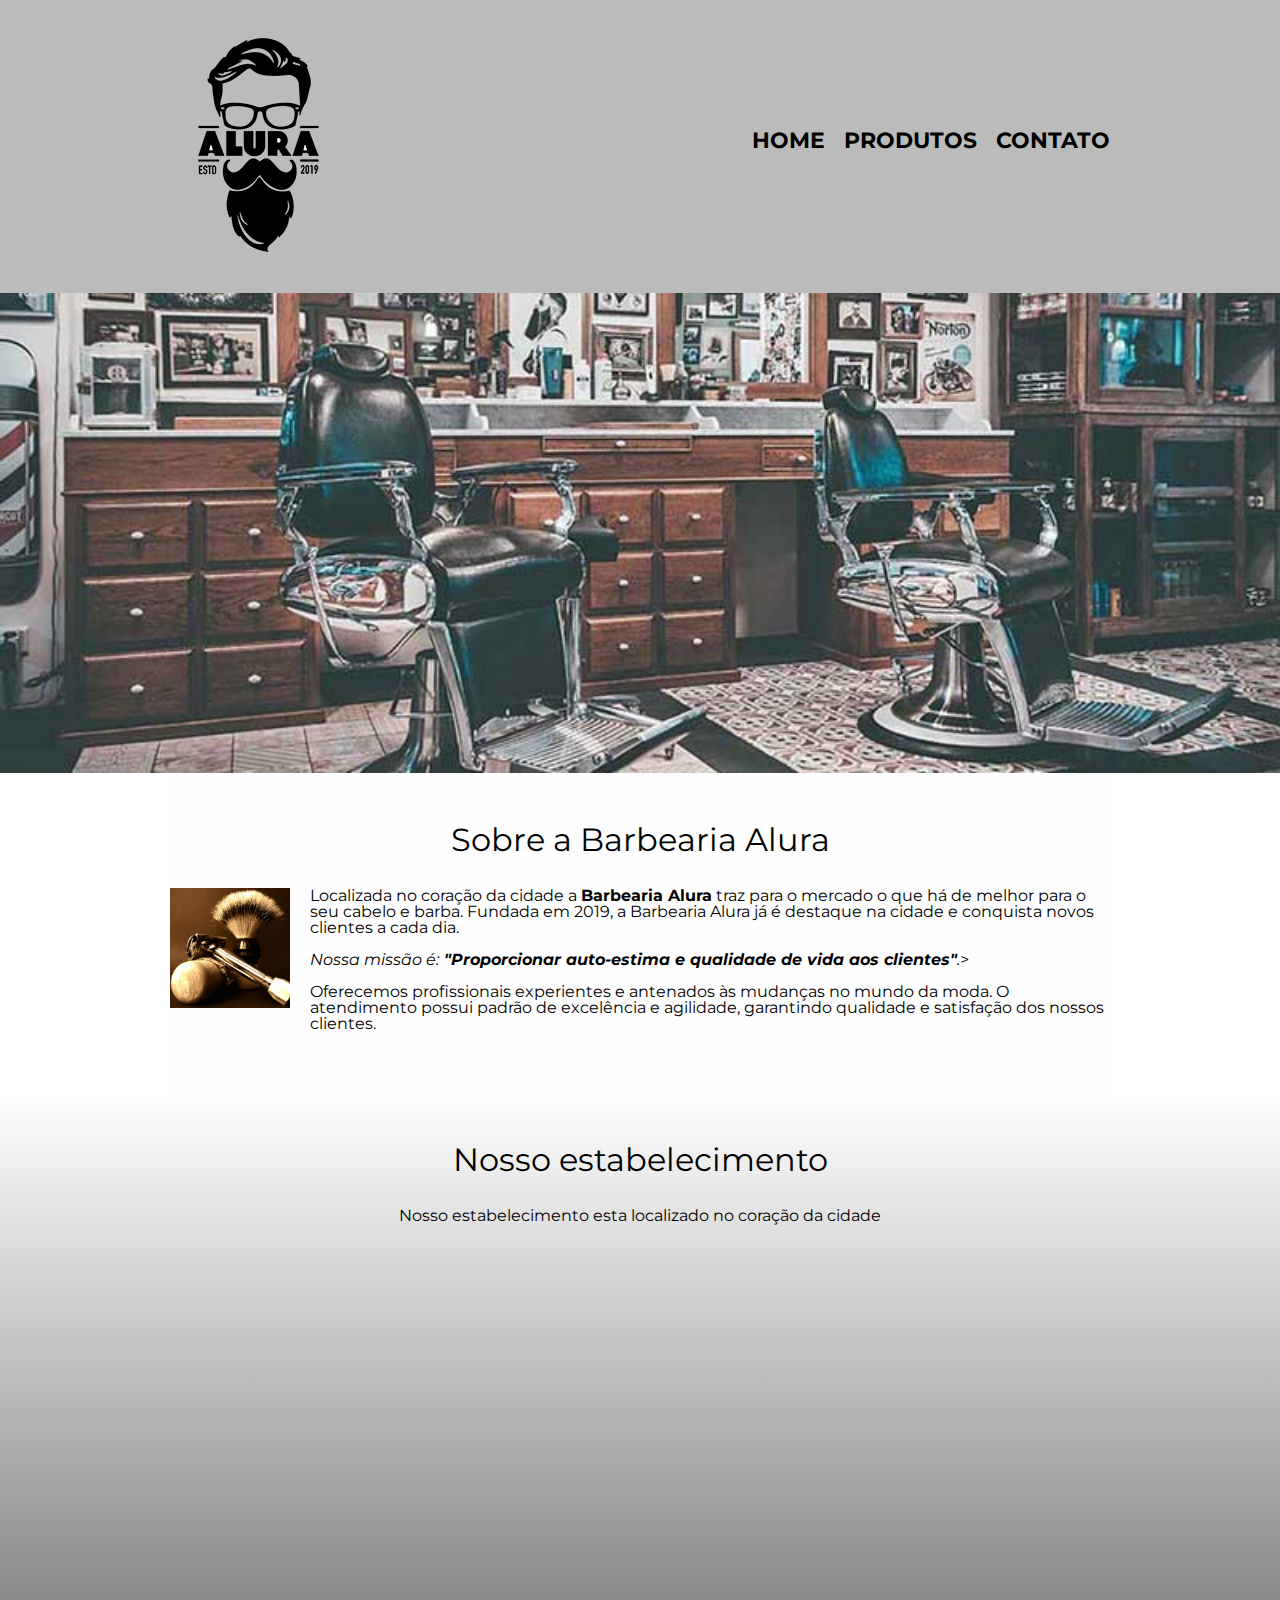
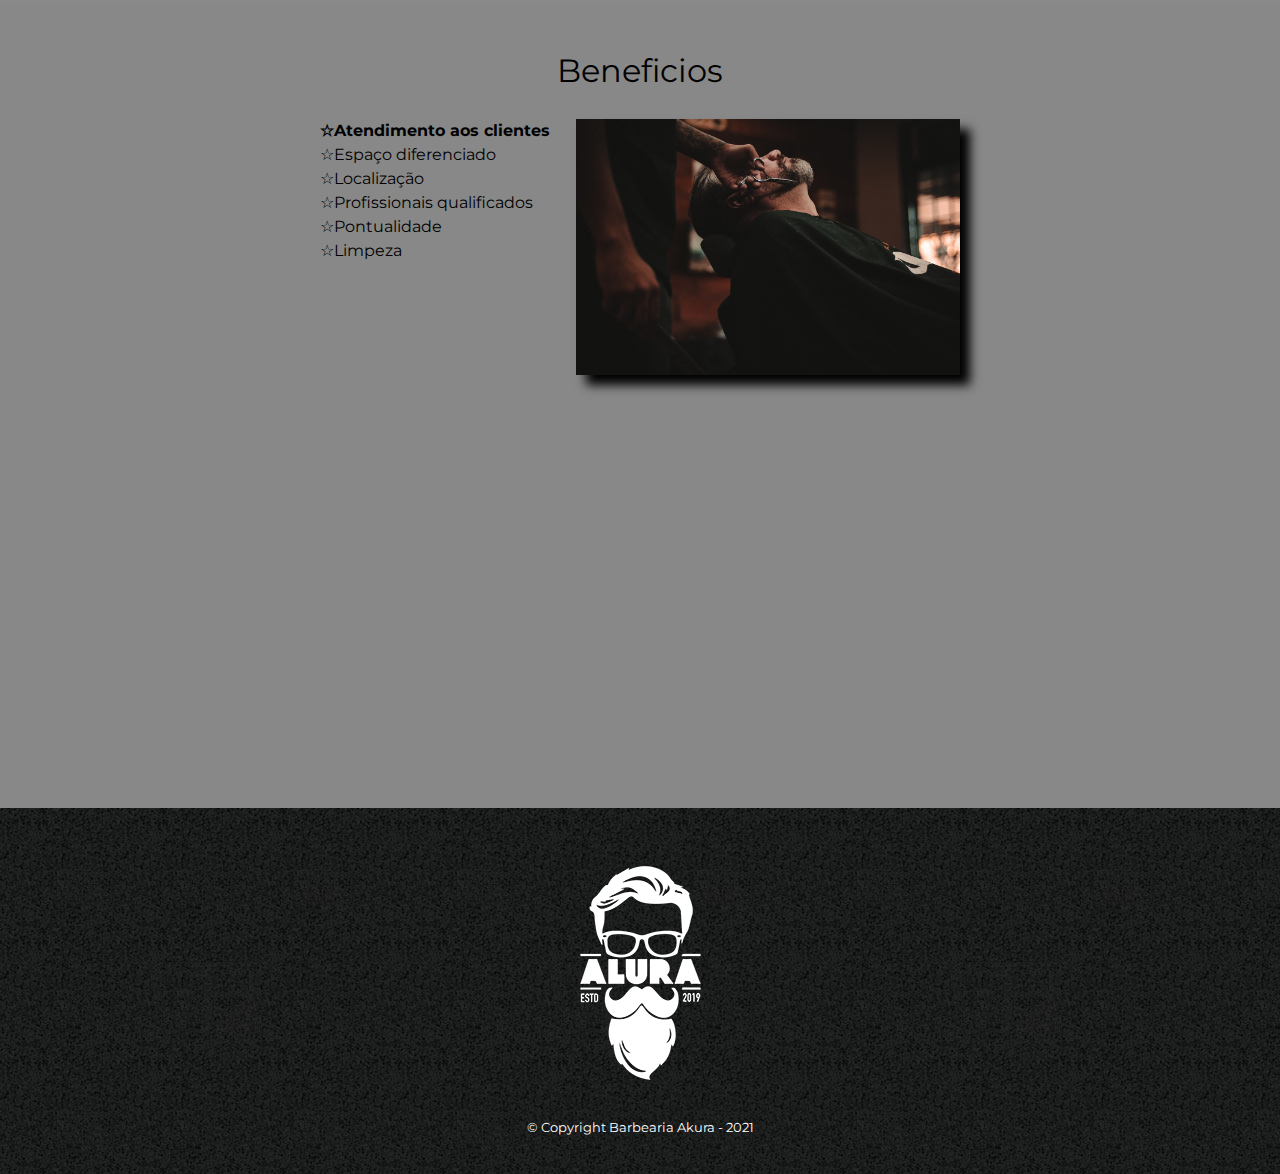
<file: Curso HTML - 1/index.html>
<!DOCTYPE html>

<html lang="pt-br">
    <head>
        <meta charset="UTF-8">
        <meta name="viewport" content="width=device-width">
        <title>Barbearia Alura</title>
        <link rel="stylesheet" href="reset.css">
        <link rel="stylesheet" href="style.css">
        <link href="https://fonts.googleapis.com/css2?family=Montserrat&display=swap" rel="stylesheet">



    </head>
    

    <body>
        <header> 
            <div class="caixa">
                <h1><img src="logo.png"></h1>
                <nav> 
                    <ul>
                        <li><a href="index.html">Home</a></li>
                        <li><a href="produtos.html">Produtos</a></li>
                        <li><a href="contato.html">Contato</a></li>
                    </ul>
                </nav>
            </div>        
        </header>
        
        
        
        <img class="banner" src="banner.jpg">



        <main>

            <section class="principal">
                <h2 class='titulo-principal'>Sobre a Barbearia Alura</h2>

                <img class="utensilios" src="utensilios.jpg" alt="Utensilios de um barbeiro.">
    
                <p>Localizada no coração da cidade a <strong>Barbearia Alura</strong> traz para o mercado o que há de melhor para o seu cabelo e barba.
                Fundada em 2019, a Barbearia Alura já é destaque na cidade e conquista novos clientes a cada dia.</p>
    
                <p id ="missao"><em>Nossa missão é:<strong> "Proporcionar auto-estima e qualidade de vida aos clientes"</strong>.</em>></p>
    
                <p>Oferecemos profissionais experientes e antenados às mudanças no mundo da moda. O atendimento possui padrão de
                excelência e agilidade, garantindo qualidade e satisfação dos
                nossos clientes.</p>
            </section>


            <section class="mapa">
                <h3 class="titulo-principal">Nosso estabelecimento</h3>
                <p>Nosso estabelecimento esta localizado no coração da cidade</p>

                <div class="mapa-conteudo"><iframe src="https://www.google.com/maps/embed?pb=!1m18!1m12!1m3!1d117094.25794407884!2d-46.664460226251066!3d-23.489464610592425!2m3!1f0!2f0!3f0!3m2!1i1024!2i768!4f13.1!3m3!1m2!1s0x94ce59541c6c79c3%3A0x36b90a85f0f8cb33!2sGrupo%20Alura!5e0!3m2!1sen!2sbr!4v1626380623552!5m2!1sen!2sbr" width="100%" height="300" style="border:0;" allowfullscreen="" loading="lazy"></iframe></div>
            </section>




    
            <section class="beneficios">
                <h3 class='titulo-principal'>Beneficios</h3>
                
                <div class="conteudo-beneficios">
                    <ul class="lista-beneficios">
                        <li class= 'itens'>Atendimento aos clientes</li>
                        <li class= 'itens'>Espaço diferenciado</li>
                        <li class= 'itens'>Localização</li>
                        <li class= 'itens'>Profissionais qualificados</li>
                        <li class= 'itens'>Pontualidade</li>
                        <li class= 'itens'>Limpeza</li>
                    </ul><img src="beneficios.jpg" class="imagem-beneficios">
                    </div>



                    <div class="video">
                        <iframe width="100%" height="315" src="https://www.youtube.com/embed/wcVVXUV0YUY" title="YouTube video player" frameborder="0" allow="accelerometer; autoplay; clipboard-write; encrypted-media; gyroscope; picture-in-picture" allowfullscreen></iframe>

                    </div>
            </section>


        </main>
        

        <footer>
            <img src="logo-branco.png">
            <p class="copyright">&copy; Copyright Barbearia Akura  -  2021 </p>
            
        </footer>
    </body>
    
</html>
</file>
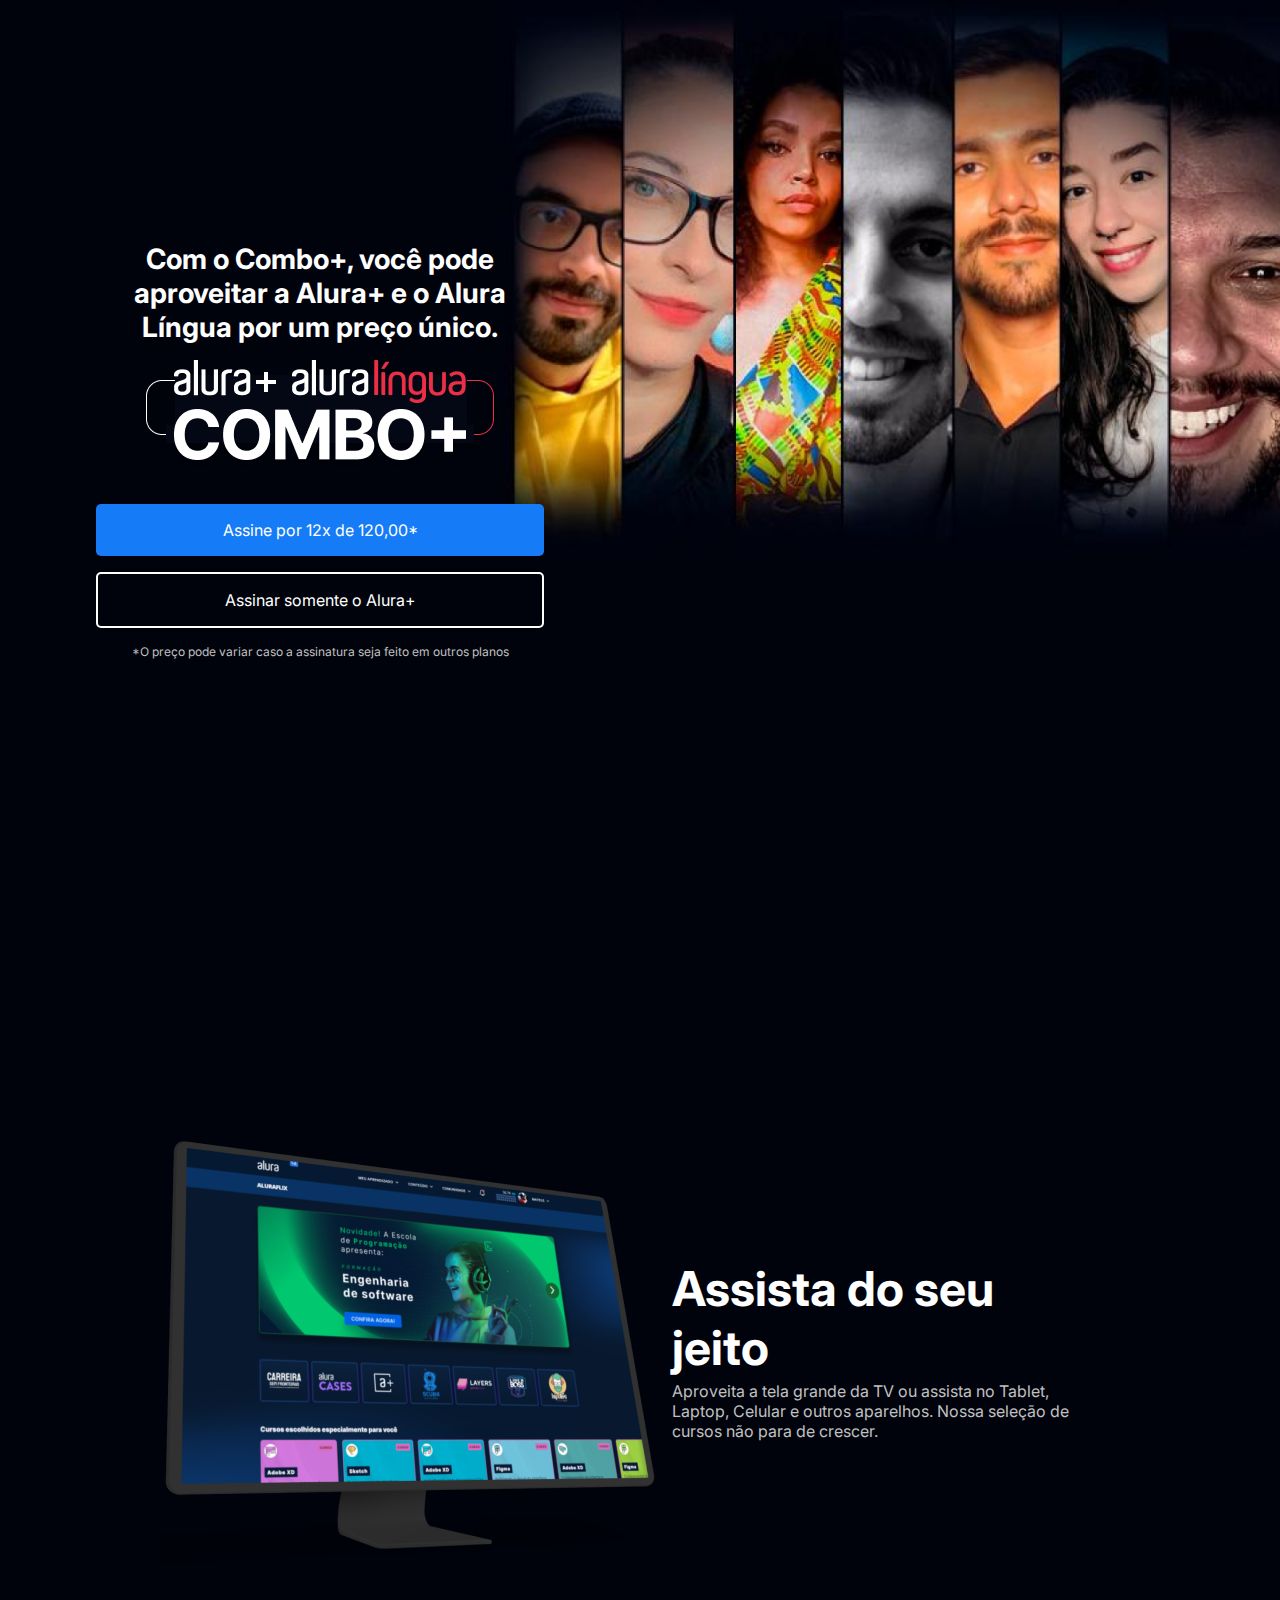
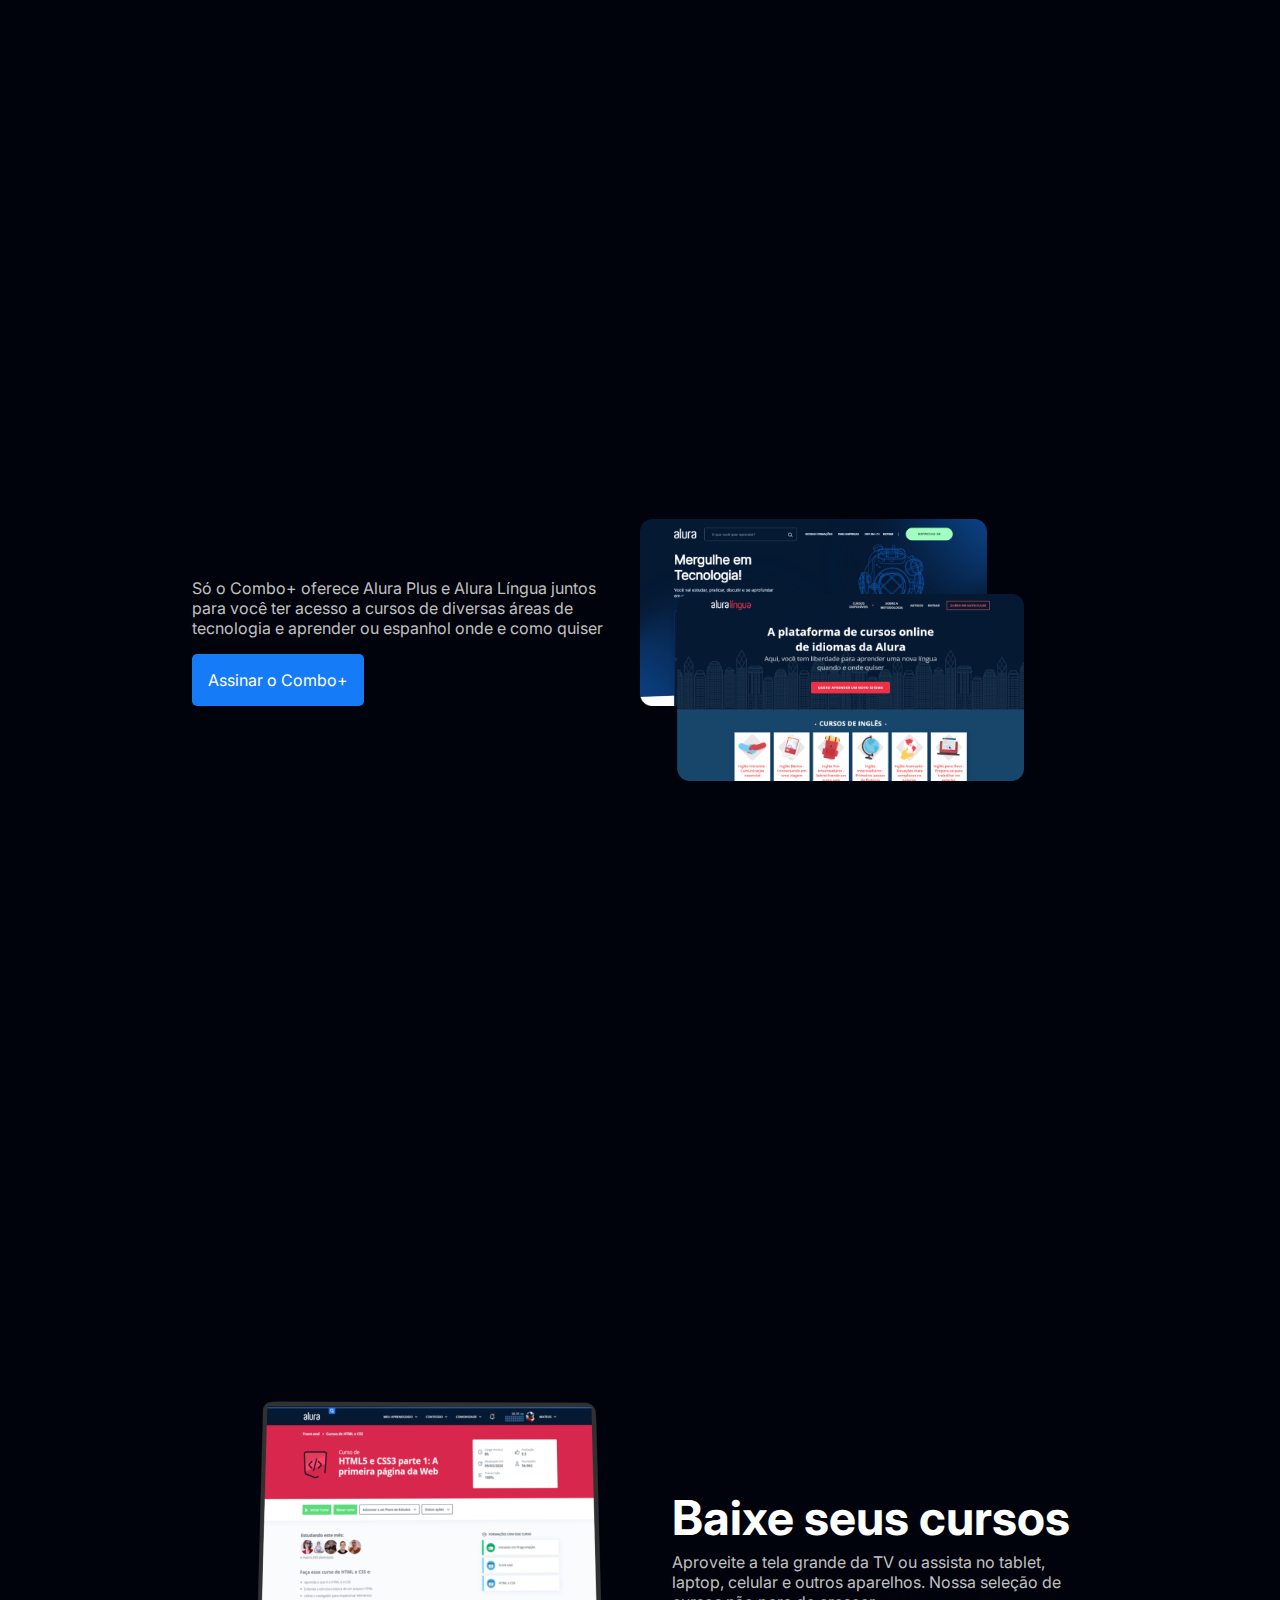
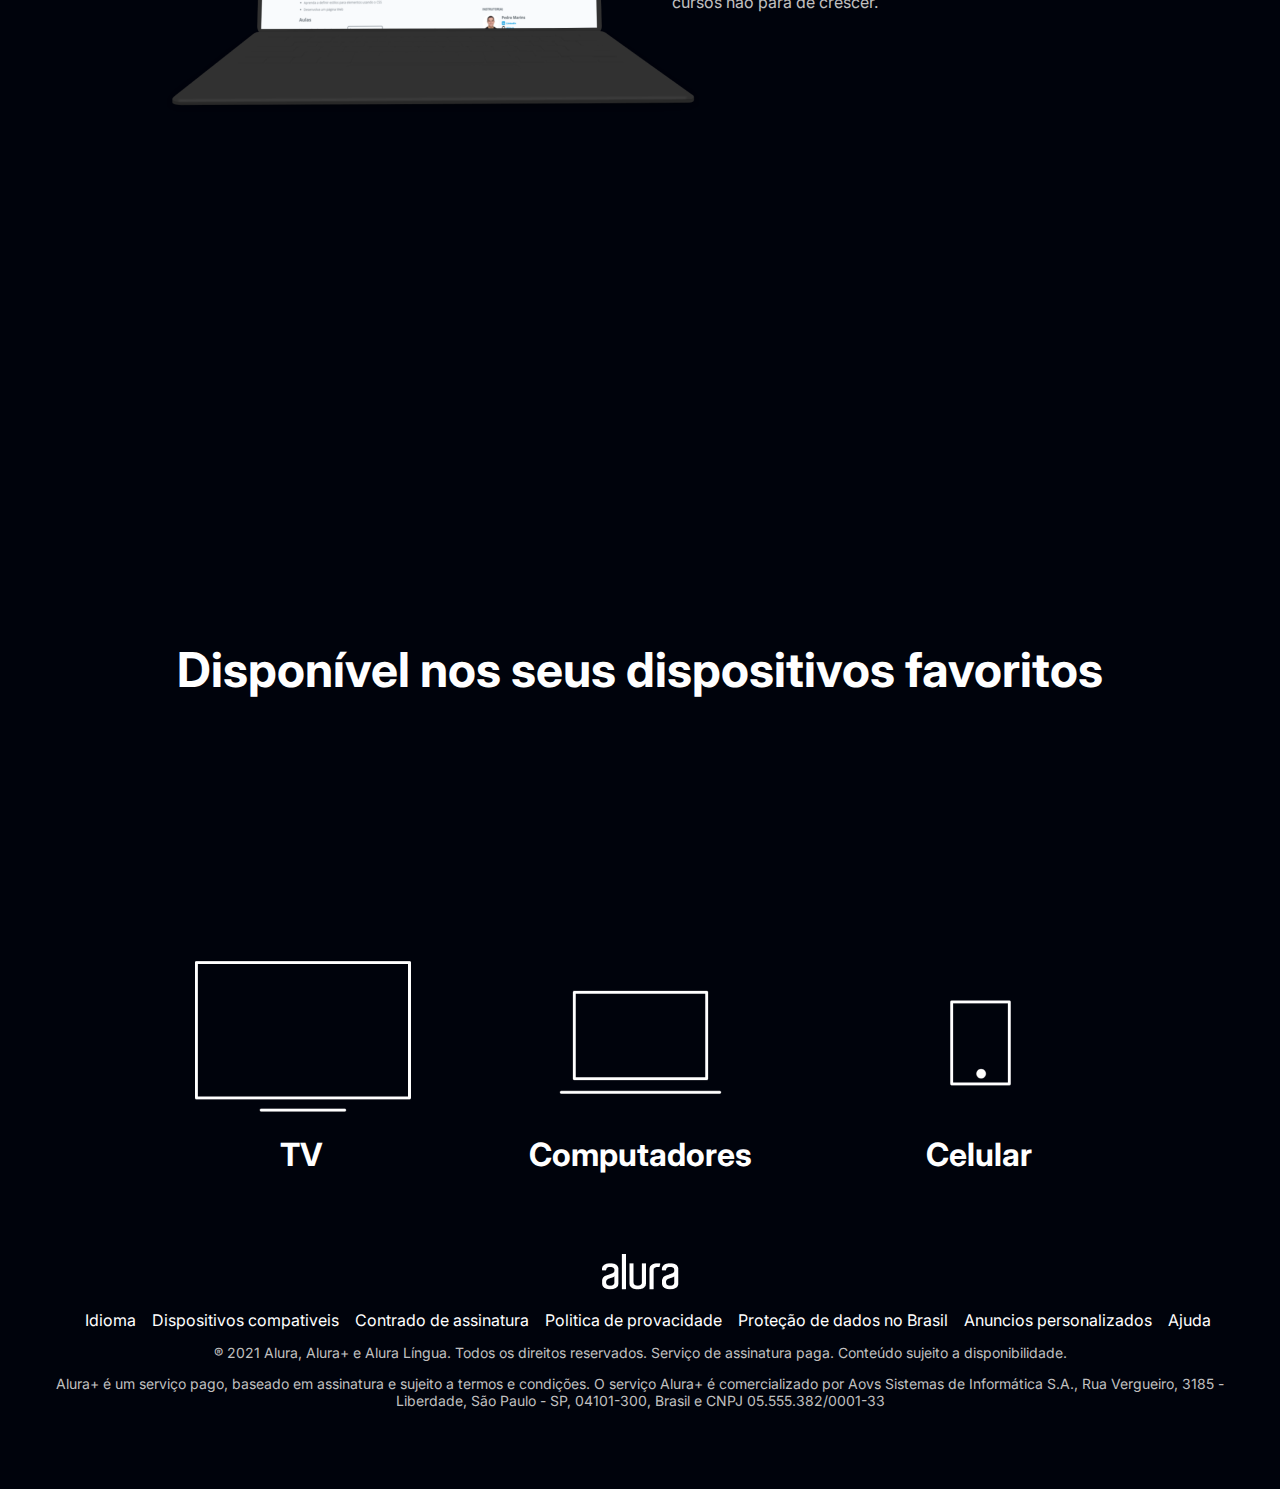
<file: Curso HTML - 4/index.html>
<!DOCTYPE html>

<html>
<head>
    <title>Alura Plus</title>
    <meta charset="UTF-8">
    <meta name="viewport" content="width-device-width, initial-scale=1">
    <link rel="stylesheet" href="style.css">
    <link rel="preconnect" href="https://fonts.googleapis.com">
    <link rel="preconnect" href="https://fonts.gstatic.com" crossorigin>
    <link href="https://fonts.googleapis.com/css2?family=Inter:wght@400;700&display=swap" rel="stylesheet">

</head>
<body>
    <section class="container principal">
        <div class="container__caixa">   
            <h1 class="container__titulo">Com o Combo+, você pode aproveitar a Alura+ e o Alura Língua por um preço único.</h1>
            <img src="img/Combo.png" alt="O combo +" class="container__imagem">
            <a href="www.alura.com.br" class="container__botao">Assine por 12x de 120,00*</a>
            <a href="www.alura.com.br" class="container__botao botao_secundario">Assinar somente o Alura+</a>
            <p class="container__aviso">*O preço pode variar caso a assinatura seja feito em outros planos</p>
        </div>
    </section>

    <section class="container secundario">
        <img src="img/Tela.png" alt="Monitor.">
        <div class="container__descricao">
            <h2 class="descricao__titulo">Assista do seu jeito</h2>
            
            <p class="descricao__texto">Aproveita a tela grande da TV ou assista no Tablet, Laptop, Celular e outros aparelhos. Nossa seleção de cursos não para de crescer.</p>
        </div>
        
    </section>

    <section class="container secundario">
        <div class="container__descricao">
            <p class="descricao__texto">Só o Combo+ oferece Alura Plus e Alura Língua juntos para você ter acesso a cursos de diversas áreas de tecnologia e aprender ou espanhol onde e como quiser</p>
            <a href="www.alura.com.br" class="container__botao secundario__botao">Assinar o Combo+ </a>

        </div>
        <img src="img/Telas.png" alt="Tela da Alura Plus e do Alura Língua" class="secundario__imagem">
    </section>

    <section class="container secundario">
        <img src="img/Notebook.png" alt="Not">

        <div class="container__descricao">
            <h3 class="descricao__titulo">Baixe seus cursos</h3>
            <p class="descricao__texto">Aproveite a tela grande da TV ou assista no tablet, laptop, celular e outros aparelhos. Nossa seleção de cursos não para de crescer.</p>

        </div>
    </section>

    <section class="dispositivos">
        <h2 class="dispositivos__titulo">Disponível nos seus dispositivos favoritos</h2>
        <ul class="dispositivos__lista">
            <li>
                <img src="img/tv.png" alt="ícone televisão">
                <h3 class="lista__item">TV</h3>
            </li>
            <li>
                <img src="img/computador.png" alt="icone de computador">
                <h3 class="lista__item">Computadores</h3>    
            </li>
            <li>
                <img src="img/celular.png" alt="iocone de celular">
                <h3 class="lista__item">Celular</h3>
            </li>
        </ul>
    </section>



    <footer class="rodape">
        <img src="img/Logo.png" alt="Alura+" class="rodape_logo">
        <ul class="rodape__lista">
            <li class="lista__link">
                <a href="#">Idioma</a>
            </li>
            <li class="lista__link">
                <a href="#">Dispositivos compativeis</a>
            </li>
            <li class="lista__link">
                <a href="#">Contrado de assinatura</a>
            </li>
            <li class="lista__link">
                <a href="#">Politica de provacidade</a>
            </li>

            <li class="lista__link">
                <a href="#">Proteção de dados no Brasil</a>
            </li>
            <li class="lista__link">
                <a href="#">Anuncios personalizados</a>

            </li>
            <li class="lista__link">
                <a href="#">Ajuda</a>
            </li>
        </ul>
        
        <p class="rodape__texto">® 2021 Alura, Alura+ e Alura Língua. Todos os direitos reservados. Serviço de assinatura paga. Conteúdo sujeito a disponibilidade.</p>
        <p class="rodape__texto"> Alura+ é um serviço pago, baseado em assinatura e sujeito a termos e condições. O serviço Alura+ é comercializado por Aovs Sistemas de Informática S.A., Rua Vergueiro, 3185 - Liberdade, São Paulo - SP, 04101-300, Brasil e CNPJ 05.555.382/0001-33</class>
    </footer>



</body>
</html>
</file>
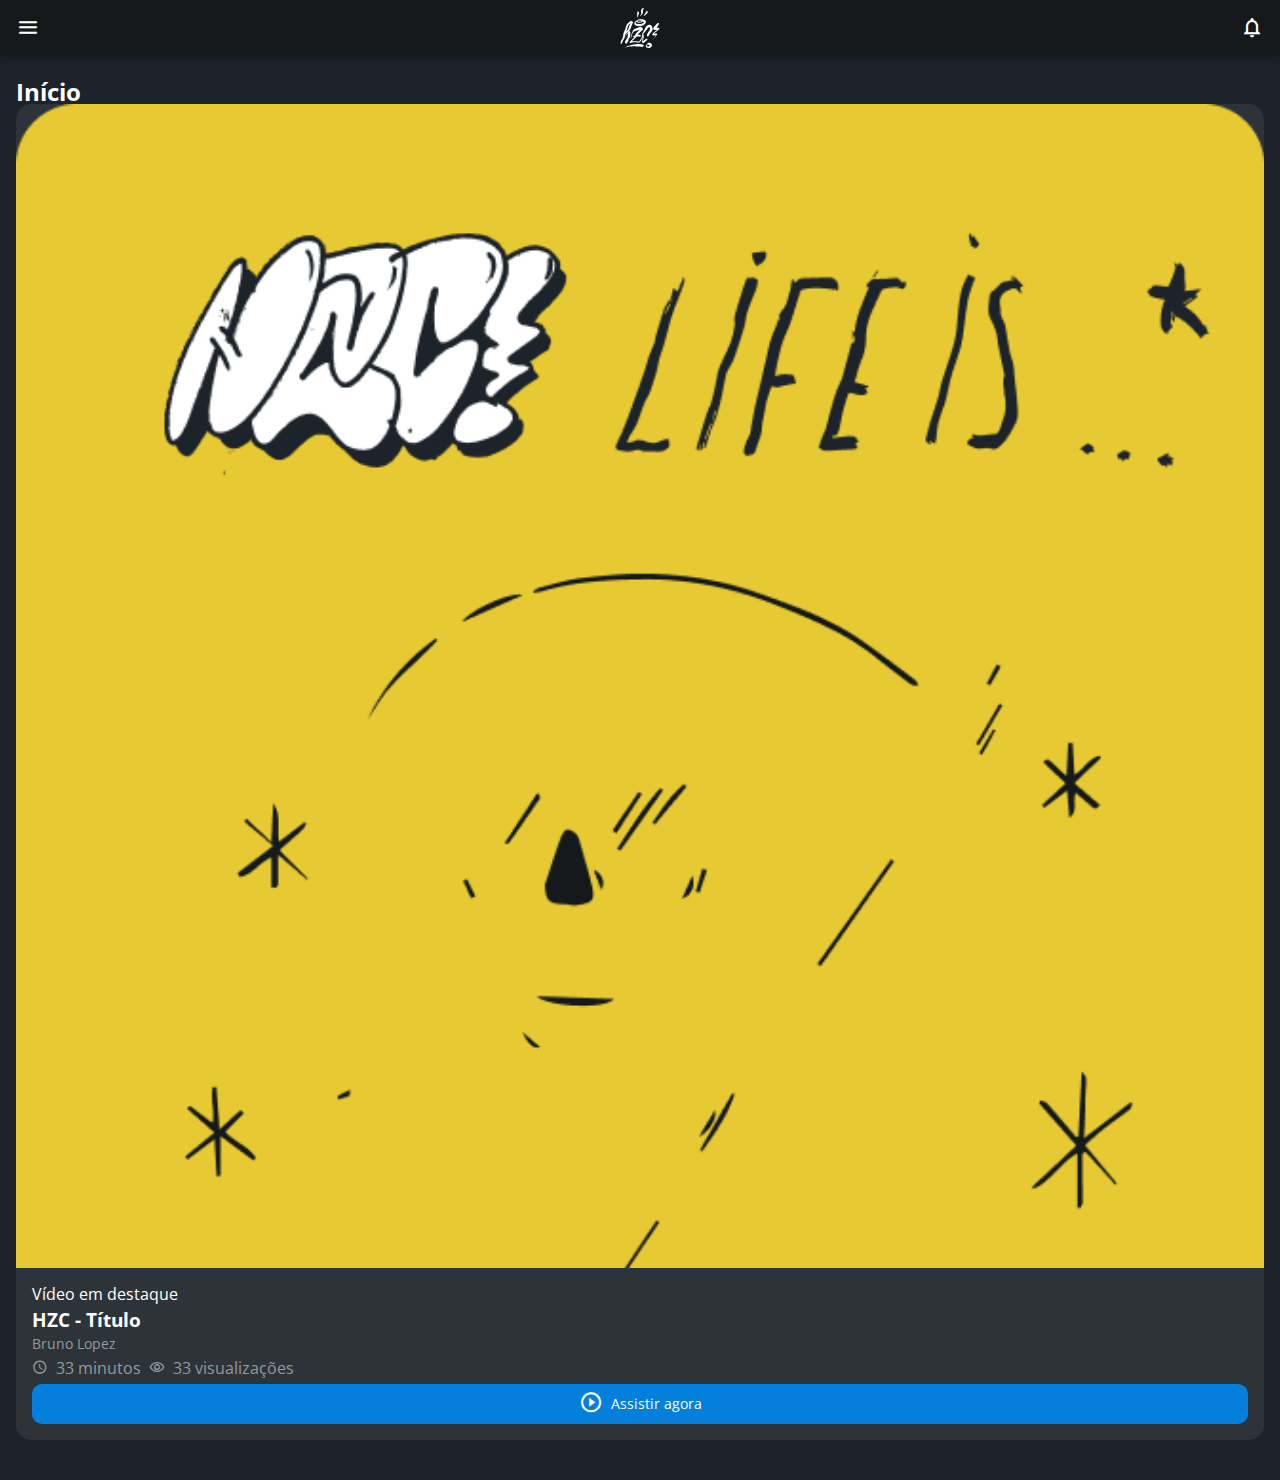
<file: Curso HTML - 3/flex-e-grid-aula3/index.html>
<!DOCTYPE html>
<html lang="pt-br">
<head>
    <meta charset="UTF-8">
    <meta http-equiv="X-UA-Compatible" content="IE=edge">
    <meta name="viewport" content="width=device-width, initial-scale=1.0">
    <title>HZC | Home</title>
    <link rel="preconnect" href="https://fonts.googleapis.com">
    <link rel="preconnect" href="https://fonts.gstatic.com" crossorigin>
    <link rel="stylesheet" href="https://fonts.googleapis.com/css2?family=Open+Sans:wght@400;600;700&display=swap">
    <link rel="stylesheet" href="assets/css/reset.css">
    <link rel="stylesheet" href="assets/css/estilos.css">
</head>
<body>
    <header class="cabecalho">
        <button class="cabecalho__menu" aria-label="Menu"><i></i></button>
        <img src="assets/img/logo.svg" alt="Logotipo da HZC" class="cabecalho__logo">
        <button class="cabecalho__notificacao" aria-label="Notificação"><i></i></button>
    </header>
    <nav class="menu-lateral">
        <img src="assets/img/logo.svg" alt="Logotipo da HZC" class="menu-lateral__logo">
        <a href="#" class="menu-lateral__link menu-lateral__link--inicio menu-lateral__link--ativo">Início</a>
        <a href="#" class="menu-lateral__link menu-lateral__link--videos">Vídeos</a>
        <a href="#" class="menu-lateral__link menu-lateral__link--picos">Picos</a>
        <a href="#" class="menu-lateral__link menu-lateral__link--integrantes">Integrantes</a>
        <a href="#" class="menu-lateral__link menu-lateral__link--camisas">Camisas</a>
        <a href="#" class="menu-lateral__link menu-lateral__link--pinturas">Pinturas</a>
    </nav>
    <main class="principal">
        <h2 class="titulo-pagina">Início</h2>
        <article class="cartao cartao--destaque">
            <img src="assets/img/banner-mobile_1.png" alt="Banner do cartao" class="cartao__imagem">
            <div class="cartao__conteudo">
                <p class="cartao__destaque">Vídeo em destaque</p>
                <h3 class="cartao__titulo">HZC - Título</h3>
                <p class="cartao__perfil">Bruno Lopez</p>
                <p class="cartao__info cartao__info--tempo">33 minutos</p>
                <p class="cartao__info cartao__info--visualizacao">33 visualizações</p>
                <button class="cartao__botao cartao__botao--play cartao__botao--destaque">Assistir agora</button>
            </div>
        </article>
    </main>
    <script src="index.js"></script>
</body>
</html>
</file>
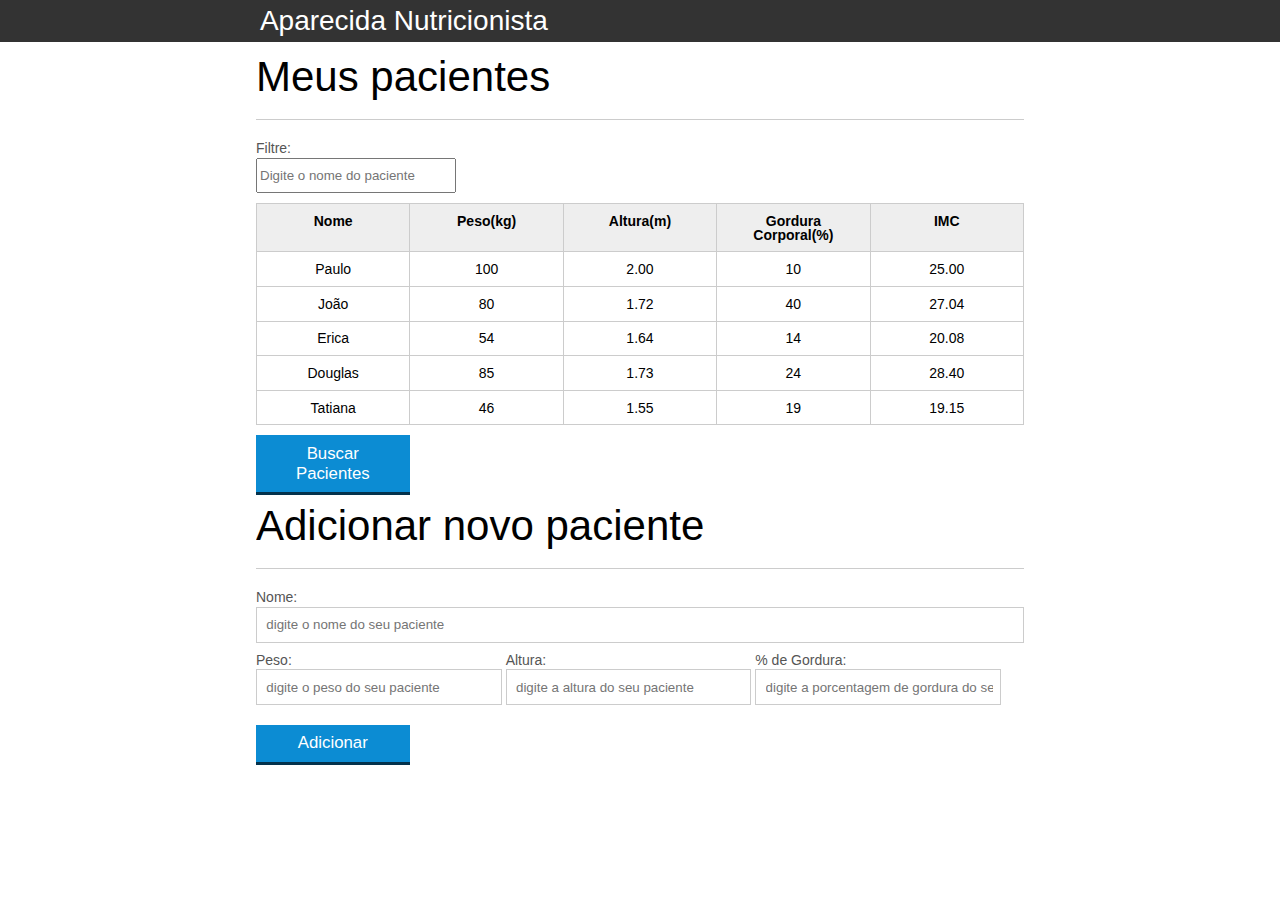
<file: Curso HTML - JAVA/introducao-javascript/index.html>
<!DOCTYPE html>
<html lang="pt-br">
	<head>
		<meta charset="UTF-8">
		<title>Aparecida Nutrição</title>
		<link rel="icon" href="favicon.ico" type="image/x-icon">
		<link rel="stylesheet" type="text/css" href="css/reset.css">
		<link rel="stylesheet" type="text/css" href="css/index.css">

	</head>
	<body>

		<header>
			<div class="container">
				<h2 class="titulo">Aparecida Nutrição</h2>
			</div>
		</header>
		<main>
			<section class="container">
				<h2>Meus pacientes</h2>
				<label for="filtrar-tabela">Filtre:</label>
				<input type="text" name="filtro" id="filtrar-tabela" placeholder="Digite o nome do paciente">
				<table>
					<thead>
						<tr>
							<th>Nome</th>
							<th>Peso(kg)</th>
							<th>Altura(m)</th>
							<th>Gordura Corporal(%)</th>
							<th>IMC</th>
						</tr>
					</thead>
					<tbody id="tabela-pacientes">
						<tr class="paciente" id="primeiro-paciente">
							<td class="info-nome">Paulo</td>
							<td class="info-peso">100</td>
							<td class="info-altura">2.00</td>
							<td class="info-gordura">10</td>
							<td class="info-imc">0</td>
						</tr>

						<tr class="paciente" >
							<td class="info-nome">João</td>
							<td class="info-peso">80</td>
							<td class="info-altura">1.72</td>
							<td class="info-gordura">40</td>
							<td class="info-imc">0</td>
						</tr>

						<tr class="paciente" >
							<td class="info-nome">Erica</td>
							<td class="info-peso">54</td>
							<td class="info-altura">1.64</td>
							<td class="info-gordura">14</td>
							<td class="info-imc">0</td>
						</tr>

						<tr class="paciente">
							<td class="info-nome">Douglas</td>
							<td class="info-peso">85</td>
							<td class="info-altura">1.73</td>
							<td class="info-gordura">24</td>
							<td class="info-imc">0</td>
						</tr>
						<tr class="paciente" >
							<td class="info-nome">Tatiana</td>
							<td class="info-peso">46</td>
							<td class="info-altura">1.55</td>
							<td class="info-gordura">19</td>
							<td class="info-imc">0</td>
						</tr>
					</tbody>
				</table>
				<span id="erro-ajax" class="invisivel">Erro ao buscar os pacientes</span>

				<button id="buscar-pacientes" class="botao bto-principal">Buscar Pacientes</button>

			</section>
		</main>

		<section class="container">
		    <h2 id="titulo-form">Adicionar novo paciente</h2>
			<ul id="mensagens-erro"></ul>
		    <form id="form-adiciona">
		        <div class="">
		            <label for="nome">Nome:</label>
		            <input id="nome" name="nome" type="text" placeholder="digite o nome do seu paciente" class="campo">
		        </div>
		        <div class="grupo">
		            <label for="peso">Peso:</label>
		            <input id="peso" name="peso" type="text" placeholder="digite o peso do seu paciente" class="campo campo-medio">
		        </div>
		        <div class="grupo">
		            <label for="altura">Altura:</label>
		            <input id="altura" name="altura" type="text" placeholder="digite a altura do seu paciente" class="campo campo-medio">
		        </div>
		        <div class="grupo">
		            <label for="gordura">% de Gordura:</label>
		            <input id="gordura" type="text" placeholder="digite a porcentagem de gordura do seu paciente" class="campo campo-medio">
		        </div>

		        <button id="adicionar-paciente" class="botao bto-principal">Adicionar</button>
		    </form>
		</section>

		<script src="js/calcula-imc.js" ></script>
		<script src="js/form.js" ></script>
		<script src="js/remover-paciente.js" ></script>
		<script src="js/filtra.js" ></script>
		<script src="js/buscar-pacientes.js" ></script>

	</body>
</html>
</file>
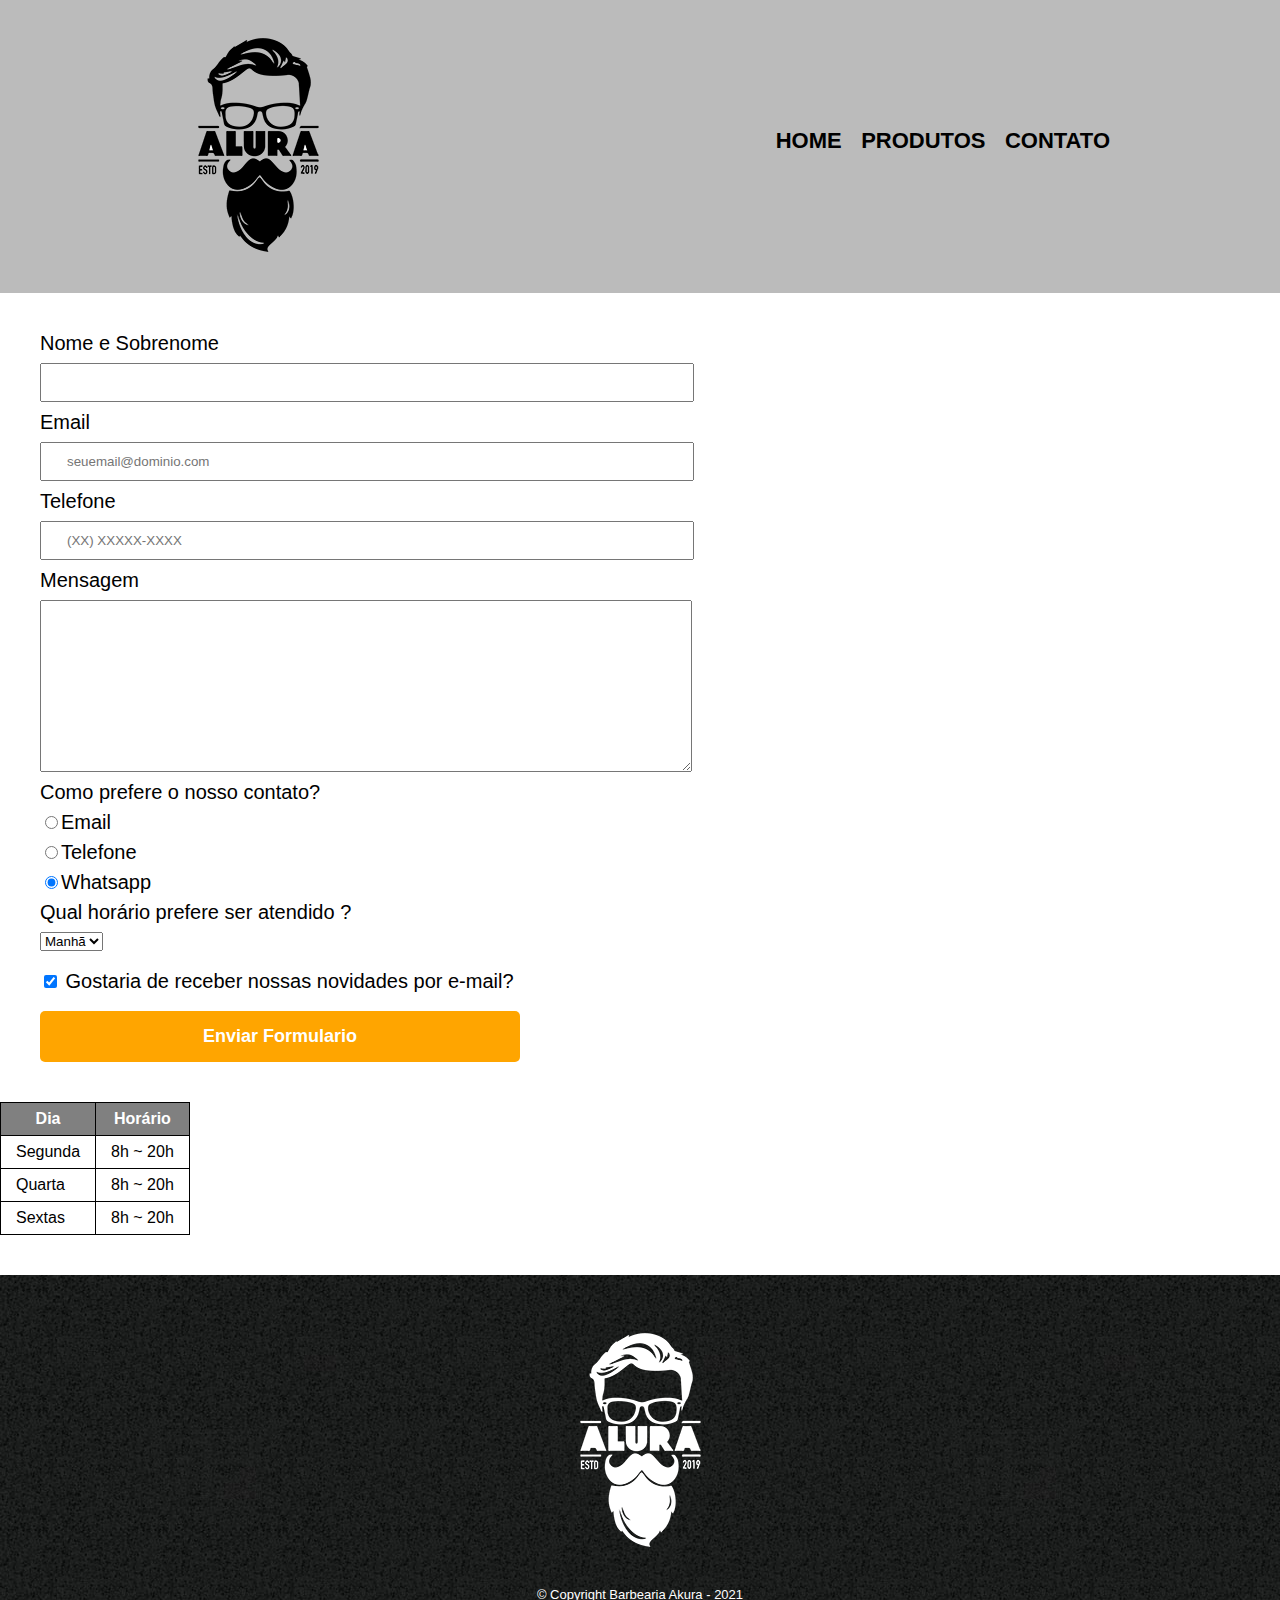
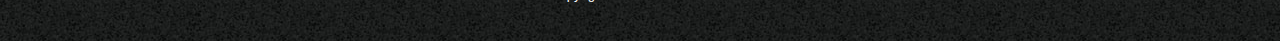
<file: Curso HTML - 1/contato.html>
<!DOCTYPE html>
<html>

<head>
    <meta charset="UTF-8">
    <title>Contato - Barbearia Alura</title>
    <link rel="stylesheet" href="reset.css">
    <link rel="stylesheet" href="style.css">


</head>

<body>
    <header>
        <div class="caixa">
            <h1><img src="logo.png" alt="Logo da Barbeari Alura"></h1>
            <nav>
                <ul>
                    <li><a href="index.html">Home</a></li>
                    <li><a href="produtos.html">Produtos</a></li>
                    <li><a href="contato.html">Contato</a></li>
                </ul>
            </nav>
        </div>
    </header>

    <main>
        <form>
            <label for="nomesobrenome">Nome e Sobrenome</label>
            <input type="text" id="nomesobrenome" class="input-padrao" required>

            <label for="email">Email</label>
            <input type="email" id="email" class="input-padrao" required placeholder="seuemail@dominio.com">

            <label for="telefone"> Telefone</label>
            <input type="tel" id="telefone" class="input-padrao" required placeholder="(XX) XXXXX-XXXX">

            <label for="mensagem">Mensagem</label>
            <textarea cols="72" rows="10" id="mensagem" class="input-padrao" required> </textarea>




            <fieldset>
                <legend>Como prefere o nosso contato?</legend>
                <label for="radio-email"><input type="radio" value="email" id="radio-email" name="contato">Email</label>


                <label for="radio-telefone"><input type="radio" value="telefone" id="radio-telefone"
                        name="contato">Telefone</label>


                <label for="radio-whatsapp"><input type="radio" value="whatsapp" id="radio-whatsapp" name="contato"
                        checked>Whatsapp</label>


                
            </fieldset>

            <fieldset>
                <legend>Qual horário prefere ser atendido ? </legend>
                <select>
                    <option>Manhã</option>
                    <option>Tarde</option>
                    <option>Noite</option>
                </select>
            </fieldset>


            <label class="checkbox"><input type="checkbox" checked> Gostaria de receber nossas novidades por e-mail?
            
            </label>
            <input type="submit" value="Enviar Formulario" class="enviar">


        </form>

        <table>
            <thead>
                <tr>
                    <th>Dia</th>
                    <th>Horário</th>
                </tr>

            </thead>
            
            <tbody>
                <tr>
                    <td>Segunda</td>
                    <td>8h ~ 20h</td>
                </tr>
                <tr>
                    <td>Quarta</td>
                    <td>8h ~ 20h</td>
                </tr>
                <tr>
                    <td>Sextas</td>
                    <td>8h ~ 20h</td>
                </tr>
            </tbody>
            
        </table>




    </main>

    <footer>
        <img src="logo-branco.png" alt="Logo da Barbeari Alura">
        <p class="copyright">&copy; Copyright Barbearia Akura - 2021 </p>

    </footer>
</body>

</html>




</html>
</file>
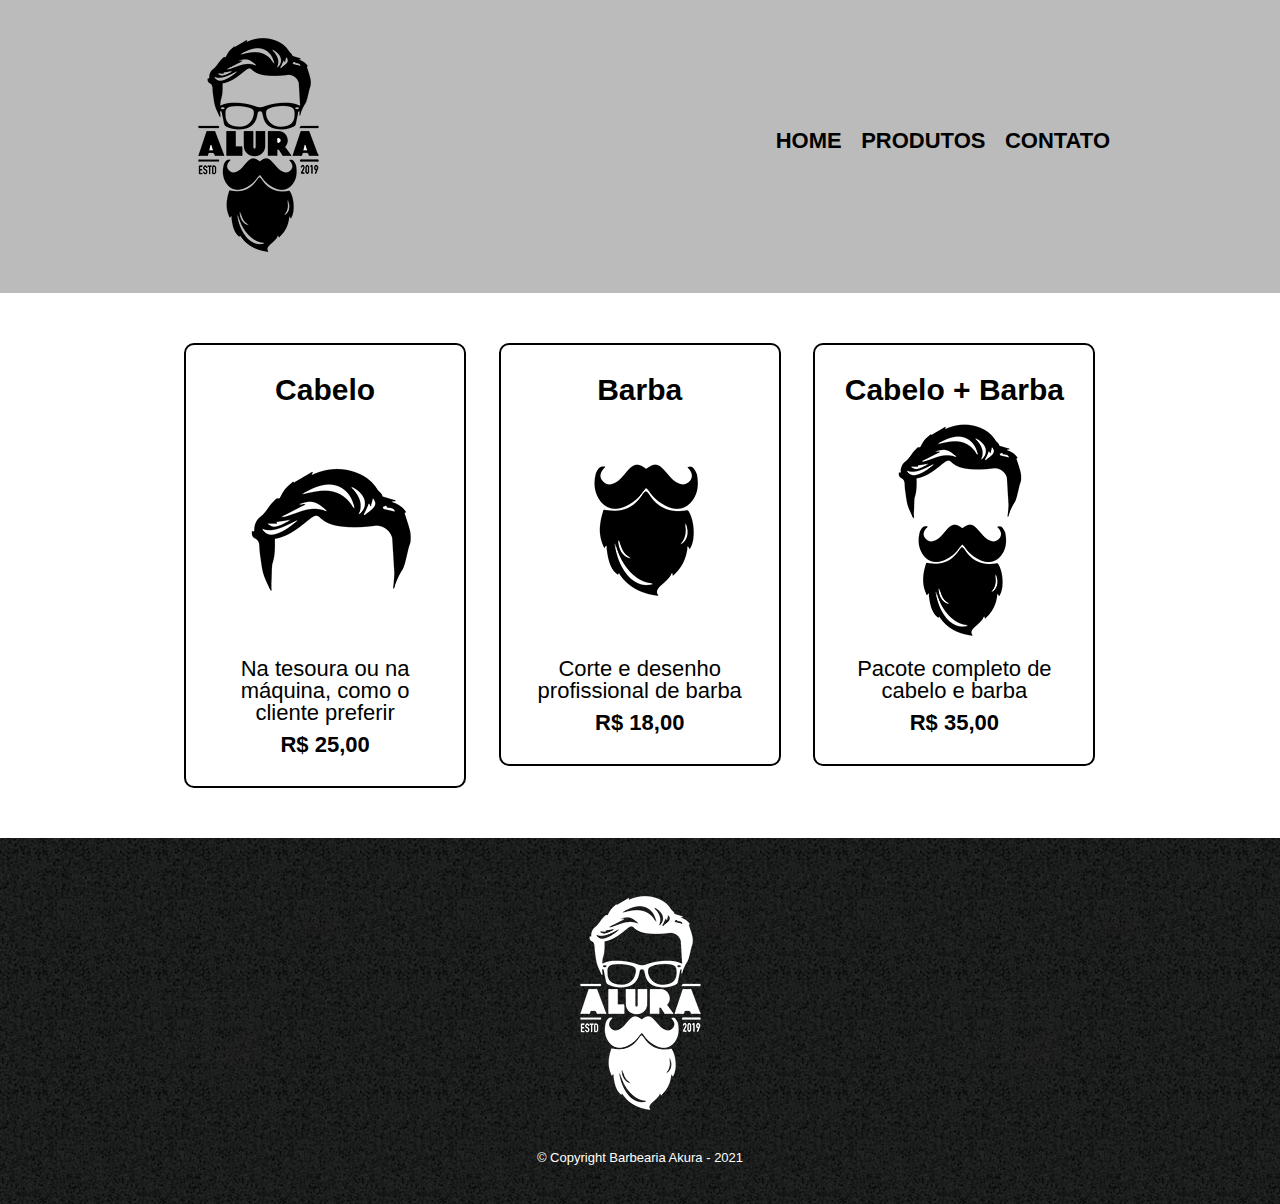
<file: Curso HTML - 1/produtos.html>
<!DOCTYPE html>
<html>
    <head>
        <meta charset="UTF-8">
        <title>Produtos - Barbearia Alura</title>
        <link rel="stylesheet" href="reset.css">
        <link rel="stylesheet" href="style.css">
        

    </head>
    <body>
        <header>
            <div class="caixa">
                <h1><img src="logo.png"></h1>
                <nav> 
                    <ul>
                        <li><a href="index.html">Home</a></li>
                        <li><a href="produtos.html">Produtos</a></li>
                        <li><a href="contato.html">Contato</a></li>
                    </ul>
                </nav>
            </div>        
        </header>

        <main>
            <ul class="produtos">
                <li>
                    <h2>Cabelo</h2>
                    <img src="cabelo.jpg">
                    <p class="produto-descricao">Na tesoura ou na máquina, como o cliente preferir</p>
                    <p class="produto-preco">R$ 25,00</p>
                </li>
                <li>
                    <h2>Barba</h2>
                    <img src="barba.jpg">
                    <p class="produto-descricao">Corte e desenho profissional de barba</p>
                    <p class="produto-preco">R$ 18,00</p>
                </li>
                <li>
                    <h2>Cabelo + Barba</h2>
                    <img src="cabelo+barba.jpg">
                    <p class="produto-descricao">Pacote completo de cabelo e barba</p>
                    <p class="produto-preco">R$ 35,00</p>
                </li>
            </ul>
        </main> 


        <footer>
            <img src="logo-branco.png">
            <p class="copyright">&copy; Copyright Barbearia Akura  -  2021 </p>
            
        </footer>
    </body>
</html>




</html>
</file>
<file: Curso HTML - 1/style.css>
body{
    font-family: 'Montserrat', sans-serif;
}

header{
    background: #BBBBBB;
    padding: 20px 0;

}

.caixa{
    position: relative;
    width: 940px;
    margin: 0 auto;
}

nav{
    position: absolute;
    top: 110px;
    right: 0px;
}

nav li{
    display: inline;
    margin: 0 0 0 15px;

}

nav a {
    text-transform: uppercase;
    color: black;
    font-weight: bold;
    font-size: 22px;
    text-decoration: none;
}

nav a:hover{
    color: #C78C19;
    text-decoration: underline;
}

.produtos{
    width: 940px;
    margin: 0 auto;
    padding: 50px 0;
}

.produtos li {
    display: inline-block;
    text-align: center;
    width: 30%;
    vertical-align: top;
    margin: 0 1.5%;
    padding: 30px 20px;
    box-sizing: border-box;
    border: 2px black solid;
    border-radius: 10px;
}


.produtos li:hover { 
   border-color: #C78C19;
}


.produtos li:active{
    border-color: green;
}


.produtos li:hover h2{
    font-size: 34px;
}


.produtos h2{
    font-size: 30px;
    font-weight: bold;
}


.produto-preco{
    font-size: 22px;
    font-weight: bold;
    margin-top: 10px;
}


.produto-descricao{
    font-size: 22px;
}


footer{
    text-align: center;
    background: url("bg.jpg");
    padding: 40px 0;
}

.copyright{
    color: white;
    font-size: 13px;
    margin-top: 20px;
}


form{
    margin: 40px;

}

form label, form legend{
    display: block;
    font-size: 20px;
    margin: 0 0 10px;
}

.input-padrao{
    display: block;
    margin: 0 0 10px;
    padding: 10px 25px;
    width: 50%;
}

.checkbox{
    margin: 20px 0;
}

.enviar{
    width: 40%;
    padding: 15px 0;
    background: orange;
    color: white;
    font-weight: bold;
    font-size: 18px;
    border: none;
    border-radius: 5px;
    transition: 1s all;
    cursor: pointer;

}

.enviar:hover{
    background: darkorange;
    transform: scale(1.2);
}


table{
    margin: 20px 0 40px;

}

thead{
    background: gray;
    color: white;
    font-weight: bold;
}

td, th{
    border: 1px solid #000000;
    padding: 8px 15px;
}



/*css pagina inicial */

.banner{
    width: 100%;
}

.titulo-principal{
    text-align: center;
    font-size: 2em;
    margin: 0 0 1em;
    clear: left;
}

.principal{
    padding: 3em 0;
    background: #FEFEFE;
    width: 940px;
    margin: 0 auto;
}

.principal p{
    margin: 0 0 1em;
}

.principal strong{
    font-weight: bold;
}

.principal em{
    font-style: italic;

}
.utensilios{
    width: 120px;
    float: left;
    margin: 0 20px 20px 0;

}
.mapa{
    padding: 3em 0;
    background: linear-gradient(#fefefe, #888888);   

}
.mapa-conteudo{
    width: 940px;
    margin: 0 auto;
}

.mapa p{
    margin: 0 0 2em;
    text-align: center;
}

.beneficios{
    padding: 3em 0;
    background: #888888;
  
}

.conteudo-beneficios{
    width: 640px;
    margin: 0 auto;
}

.lista-beneficios{
    width: 40%;
    display: inline-block;
    vertical-align: top; 
}

.itens{
    line-height: 1.5;
}

.itens:first-child{
    font-weight: bold;
}

.itens:before{
    content: "☆";

}

.imagem-beneficios{
    width: 60%;
    opacity: 1;
    transition: 400ms;
    box-shadow: 10px 10px 10px black;
}

.imagem-beneficios:hover{
    opacity: 0.3;
}

.video{
    width: 560px;
    margin: 2em auto;
}

@media screen and (max-width: 480px){
    .caixa, .principal, .conteudo-beneficios, .mapa-conteudo, .video{
        width: auto;
    }
    h1{
        text-align: center;
    }
    nav {
        position: static;
    }
    .lista-beneficios, .imagem-beneficios{
        width: 100%;
    }
}
</file>
<file: Curso HTML - 4/style.css>
:root{
    --branco-principal: #FFFFFF;
    --cinza-secundario: #C0C0C0;
    --botao-azul: #167BF7;
    --cor-de-fundo: #00030c;
    --fonte-principal: 'Inter';

}



body{
    background-color: var(--cor-de-fundo);
    color: var(--branco-principal);
    font-family: var(--fonte-principal);
    font-size: 16px;
    font-weight: 400;
}


* {
    margin: 0;
    padding: 0;
}

.principal{
    background-image: url(img/Background.png);
    background-repeat: no-repeat;
    background-size: contain;
    align-items: center;
    text-align: center;
}

.container{
    height: 100vh;
    display: grid; 
    grid-template-columns: 50% 50%;
}

.container__botao{
    background-color: var(--botao-azul);
    border-radius: 5px;
    padding: 1em;
    color: var(--branco-principal);
    display: block;
    text-decoration: none;
    margin-bottom: 1em;
}
.botao_secundario{
    background-color: transparent;
    border: 2px solid var(--branco-principal);
}

.container__aviso{
    font-size: 12px;
    color: var(--cinza-secundario);
}
.container__titulo{
    font-size: 28px;
    font-weight: 700;
}
.container__imagem{
     margin: 1em 0 2em 0;
}
.container__caixa{
    margin: 0 6em;
}

.secundario__imagem{
    width: 80%;

}
.secundario{
    align-items: center;
    margin: 0 10em;
}

.descricao__titulo{
    font-weight: 700;
    font-size: 48px;
    color: var(--branco-principal);
    margin-bottom: 0.1em;
}
.descricao__texto{
    color: var(--cinza-secundario);
}

.secundario__botao{
    display: inline-block;
    margin-top: 1em;
}


.container__descricao{
    padding: 2em;
}

.dispositivos__lista{
    display: flex;
    justify-content: center;
    list-style-type: none;
}

.dispositivos{
    text-align: center;
}

.dispositivos__titulo{
    font-size: 48px;
    color: var(--branco-principal) ;
    margin: 5em 0;
}       


.lista__item{
    font-size: 32px;
}

.rodape__lista {
    display: flex;
    justify-content: center;
    list-style-type: none;
    margin-top: 1em;
}
.lista__link a{
    text-decoration: none;
    color: var(--branco-principal);
    margin-left: 1em;
}
.rodape__texto {
    margin: 1em 0;
    color: var(--cinza-secundario);
    font-size: 14px;
}
.rodape {
    text-align: center;
    margin: 5em 3em;
}

.lista__link a:hover{
    color: var(--botao-azul);
}
.lista__item a:active{
    color: purple;
}
</file>
<file: Curso HTML - 3/flex-e-grid-aula3/assets/css/estilos.css>
@font-face {
    font-family: 'icones';
    src: url(../font/icones.ttf);
}

body {
    background-color: #1D232A;
    font-family: 'Open Sans', 'icones', sans-serif;
    color: #FFFFFF;
}

.cabecalho {
    display: flex;
    justify-content: space-between;
    align-items: center;
    background-color: #15191C;
    padding: 8px 16px;
    box-shadow: 0px 4px 4px rgba(0, 0, 0, 0.16);
}

.cabecalho__menu i::before {
    content: "\e904";
    font-size: 24px;
}

.cabecalho__notificacao i::before {
    content: "\e906";
    font-size: 24px;
}

.cabecalho__logo {
    width: 40px;
}

.menu-lateral {
    display: flex;
    flex-direction: column;
    background-color: #15191C;
    width: 75vw;
    height: 100vh;

    position: absolute;
    left: -100vw;
    transition: .25s;
}

.menu-lateral--ativo {
    left: 0;
    transition: .25s;
}

.menu-lateral__logo {
    width: 118px;
    align-self: center;
    padding: 16px;
}

.menu-lateral__link {
    height: 64px;
    color: #95999C;
    padding-left: 64px;
    display: flex;
    align-items: center;
}

.menu-lateral__link--ativo {
    color: #FFFFFF;
    padding-left: 56px;
    border-left: 8px solid #FFFFFF;
}

.menu-lateral__link::before {
    content: "\e900";
    width: 24px;
    height: 24px;
    font-size: 24px;
    position: absolute;
    left: 24px;
}

.menu-lateral__link--inicio::before {
    content: "\e902";
}

.menu-lateral__link--videos::before {
    content: "\e90e";
}

.menu-lateral__link--picos::before {
    content: "\e909";
}

.menu-lateral__link--integrantes::before {
    content: "\e903";
}

.menu-lateral__link--camisas::before {
    content: "\e900";
}

.menu-lateral__link--pinturas::before {
    content: "\e90a";
}

.principal {
    padding: 24px 16px;
    display: grid;
}

.titulo-pagina {
    font-size: 1.5rem;
    font-weight: 700;
}

.cartao {
    width: 100%;
    border-radius: 15px;
    overflow: hidden;
    background-color: #2C343A;
}

.cartao--destaque{
    margin-bottom: 16px;
}

.cartao__conteudo {
    padding: 16px;
    display: grid;
    grid-template-columns: auto 1fr;
    gap: 8px;
}

.cartao__destaque {
    grid-column: span 2;
}

.cartao__titulo {
    font-size: 1.2rem;
    font-weight: 700;
    grid-column: span 2;
}

.cartao__perfil {
    color: #95999C;
    font-size: 0.9rem;
    grid-column: span 2;
}

.cartao__info {
    display: flex;
    align-items: center;
    color: #95999C;
}

.cartao__info--tempo::before {
    content: "\e90c";
    margin-right: 8px;    
}

.cartao__info--visualizacao::before {
    content: "\e90f";
    margin-right: 8px;    
}

.cartao__botao {
    display: flex;
    justify-content: center;
    align-items: center;
    background-color: #0480DC;
    width: 40px;
    height: 40px;
    border-radius: 10px;
    font-size: 0.9rem;
}

.cartao__botao--play::before {
    content: "\e90b";
    font-size: 24px;
}

.cartao__botao--destaque {
    width: 100%;
    grid-column: span 2;
}

.cartao__botao--destaque::before {
    margin-right: 8px;
}
</file>
<file: Curso HTML - JAVA/introducao-javascript/css/index.css>
*{
	box-sizing: border-box;
 }

body{
	font-family: "Helvetica Neue", "Helvetica", Helvetica, Arial, sans-serif;
	font-size: 14px;
}

header{
	background-color: #333;
	height: 3em;
	color: #FFF;
	margin-bottom: 1em;
}

header h1{
	font-size: 2em;
	display:inline-block;
	vertical-align:	middle;
}
header h2{
	font-size: 2em;
	display:inline-block;
	vertical-align:	middle;
}

header .container:before{
	content: '';
	display:inline-block;
	height: 100%;
	vertical-align:	middle;
}

.container{
	width: 60%;
	height: 100%;
	margin: 0 auto;
}

section{
	margin: 2em 0;
	overflow: hidden;
}

section h2{
	font-size: 3em;
	display: block;
	padding-bottom: .5em;
	border-bottom: 1px solid #ccc;
	margin-bottom: .5em;
}

table{
	width: 100%;
	margin-bottom : .5em;
    table-layout: fixed;

}

td, th {
	padding: .7em;
	margin: 0;
	border: 1px solid #ccc;
	text-align: center;
}

th{
	font-weight: bold;
	background-color: #EEE;
}

label{
	color: #555;
	display: block;
	margin-bottom: .2em;
}

.campo{
	margin: 0;
	padding-bottom: 1em;
	width: 100%;
	border: 1px solid #ccc;
	padding: .7em;
	width: 100%;
}

.campo-medio{
	display: inline-block;
	padding-right: .5em;
}

.grupo{
	width: 32%;
	display: inline-block;
	padding: 10px 0px;
}

button{
	padding: .5em 2em;
	border: 0;
	border-bottom: 3px solid;
	font-size: 1.2em;
	cursor: pointer;
	margin: 0;
	margin-top: -3px;
	color: #fff;
	background-color:#0c8cd3;
	border-color: #04324c;
	width: 20%;
    display: block;
    clear: both;
    margin: 10px 0px;

}

button:active{
	margin-top:0px;
	border: 0;
}

button[disabled=disabled], button:disabled {
    background-color: gray;
	border-color: darkgray;

}

.adicionar-paciente{
    margin-top: 30px;
}

.campo-invalido{
	border: 1px solid red;
}

.paciente-invalido {
	background-color: lightcoral;
}

#mensagens-erro {
	color: red;
}

.fadeOut {
	opacity: 0;
	transition: 0.5s;
}

#filtrar-tabela {
	width: 200px;
	height: 35px;
	margin-bottom: 10px;
}

.invisivel {
	display: none;
}
</file>
